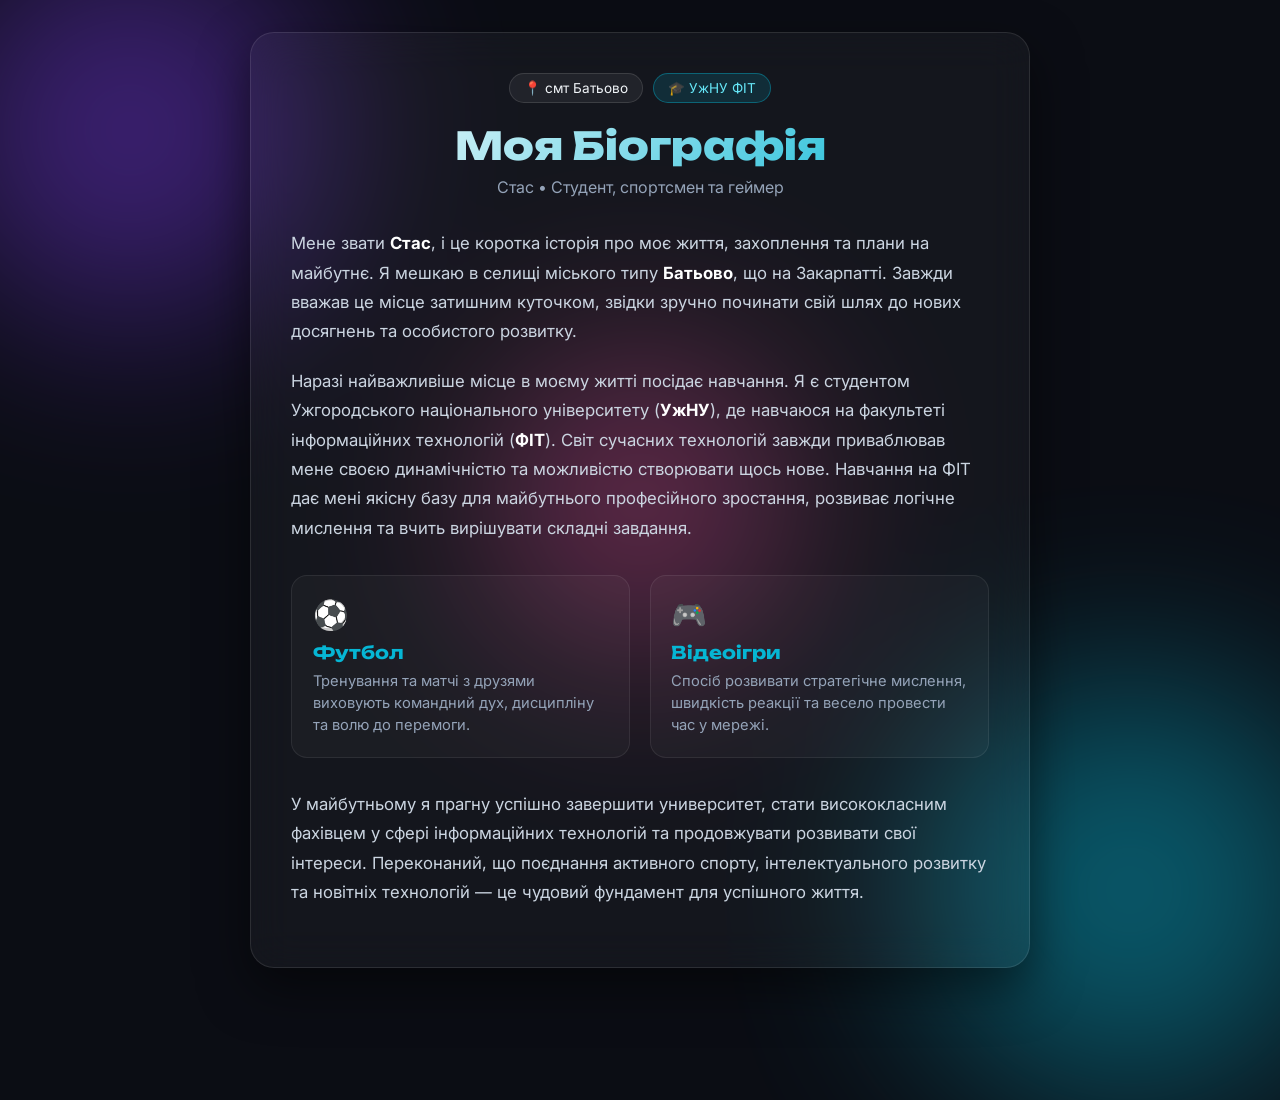
<file: first.html>
<!DOCTYPE html>
<html lang="uk">
<head>
    <meta charset="UTF-8">
    <meta name="viewport" content="width=device-width, initial-scale=1.0">
    <title>Біографія Cусіка ТУзіка</title>

    <link rel="preconnect" href="https://fonts.googleapis.com">
    <link rel="preconnect" href="https://fonts.gstatic.com" crossorigin>
    <link href="https://fonts.googleapis.com/css2?family=Inter:wght@300;400;600&family=Unbounded:wght@600;800&display=swap" rel="stylesheet">
    
    <link rel="stylesheet" href="first.css">
</head>
<body>

    <!-- Декоративні анімовані елементи фону -->
    <div class="background-blob blob-1"></div>
    <div class="background-blob blob-2"></div>
    <div class="background-blob blob-3"></div>

   
    <main class="container">
        
        <header class="profile-header">
            <div class="badge-group">
                <span class="badge">📍 смт Батьово</span>
                <span class="badge highlight">🎓 УжНУ ФІТ</span>
            </div>
            <h1>Моя Біографія</h1>
            <p class="subtitle">Стас • Студент, спортсмен та геймер</p>
        </header>

        <article class="bio-content">
            <p>
                Мене звати <strong>Стас</strong>, і це коротка історія про моє життя, захоплення та плани на майбутнє. 
                Я мешкаю в селищі міського типу <strong>Батьово</strong>, що на Закарпатті. Завжди вважав це місце затишним куточком, 
                звідки зручно починати свій шлях до нових досягнень та особистого розвитку.
            </p>

            <p>
                Наразі найважливіше місце в моєму житті посідає навчання. Я є студентом Ужгородського національного університету (<strong>УжНУ</strong>), 
                де навчаюся на факультеті інформаційних технологій (<strong>ФІТ</strong>). Світ сучасних технологій завжди приваблював мене 
                своєю динамічністю та можливістю створювати щось нове. Навчання на ФІТ дає мені якісну базу для майбутнього професійного зростання, 
                розвиває логічне мислення та вчить вирішувати складні завдання.
            </p>

           
            <div class="hobbies-grid">
                <div class="hobby-card">
                    <span class="hobby-icon">⚽</span>
                    <h3>Футбол</h3>
                    <p>Тренування та матчі з друзями виховують командний дух, дисципліну та волю до перемоги.</p>
                </div>
                <div class="hobby-card">
                    <span class="hobby-icon">🎮</span>
                    <h3>Відеоігри</h3>
                    <p>Спосіб розвивати стратегічне мислення, швидкість реакції та весело провести час у мережі.</p>
                </div>
            </div>

            <p>
                У майбутньому я прагну успішно завершити университет, стати висококласним фахівцем у сфері інформаційних технологій та продовжувати розвивати свої інтереси. 
                Переконаний, що поєднання активного спорту, інтелектуального розвитку та новітніх технологій — це чудовий фундамент для успішного життя.
            </p>
        </article>

    </main>

</body>
</html>
</file>
<file: first.css>
:root {
    --bg-color: #0b0d14;
    --card-bg: rgba(255, 255, 255, 0.04);
    --card-border: rgba(255, 255, 255, 0.1);
    --text-primary: #f0f4f8;
    --text-secondary: #94a3b8;
    --accent-purple: #7c3aed;
    --accent-cyan: #06b6d4;
    --accent-pink: #ec4899;
}

* {
    box-sizing: border-box;
    margin: 0;
    padding: 0;
}

body {
    font-family: 'Inter', sans-serif;
    background-color: var(--bg-color);
    color: var(--text-primary);
    min-height: 100vh;
    display: flex;
    justify-content: center;
    align-items: center;
    padding: 2rem 1rem;
    position: relative;
    overflow-x: hidden;
}


.background-blob {
    position: absolute;
    border-radius: 100%;
    filter: blur(100px);
    opacity: 0.45;
    z-index: 0;
    animation: float 12s infinite alternate ease-in-out;
}

.blob-1 {
    width: 380px;
    height: 380px;
    background: var(--accent-purple);
    top: -60px;
    left: -60px;
}

.blob-2 {
    width: 420px;
    height: 420px;
    background: var(--accent-cyan);
    bottom: -100px;
    right: -60px;
    animation-delay: -4s;
}

.blob-3 {
    width: 280px;
    height: 280px;
    background: var(--accent-pink);
    top: 50%;
    left: 50%;
    transform: translate(-50%, -50%);
    animation-delay: -8s;
}

@keyframes float {
    0% {
        transform: translate(0, 0) scale(1);
    }
    100% {
        transform: translate(40px, 60px) scale(1.1);
    }
}


.container {
    position: relative;
    z-index: 1;
    max-width: 780px;
    width: 100%;
    background: var(--card-bg);
    backdrop-filter: blur(20px);
    -webkit-backdrop-filter: blur(20px);
    border: 1px solid var(--card-border);
    border-radius: 24px;
    padding: 2.5rem;
    box-shadow: 0 20px 50px rgba(0, 0, 0, 0.5);
}


.profile-header {
    margin-bottom: 2rem;
    text-align: center;
}

.badge-group {
    display: flex;
    justify-content: center;
    gap: 10px;
    margin-bottom: 1.2rem;
    flex-wrap: wrap;
}

.badge {
    font-size: 0.85rem;
    padding: 6px 14px;
    border-radius: 20px;
    background: rgba(255, 255, 255, 0.06);
    border: 1px solid rgba(255, 255, 255, 0.12);
    color: var(--text-primary);
}

.badge.highlight {
    background: rgba(6, 182, 212, 0.15);
    border-color: rgba(6, 182, 212, 0.4);
    color: #67e8f9;
}

h1 {
    font-family: 'Unbounded', sans-serif;
    font-size: 2.4rem;
    font-weight: 800;
    background: linear-gradient(135deg, #ffffff 0%, var(--accent-cyan) 100%);
    -webkit-background-clip: text;
    -webkit-text-fill-color: transparent;
    margin-bottom: 0.5rem;
}

.subtitle {
    color: var(--text-secondary);
    font-size: 1rem;
}


.bio-content p {
    line-height: 1.75;
    color: #cbd5e1;
    margin-bottom: 1.25rem;
    font-size: 1.05rem;
}

.bio-content strong {
    color: #ffffff;
}

/* === Картки для хобі === */
.hobbies-grid {
    display: grid;
    grid-template-columns: 1fr 1fr;
    gap: 1.2rem;
    margin: 2rem 0;
}

.hobby-card {
    background: rgba(255, 255, 255, 0.03);
    border: 1px solid rgba(255, 255, 255, 0.08);
    border-radius: 16px;
    padding: 1.3rem;
    transition: transform 0.3s ease, border-color 0.3s ease;
}

.hobby-card:hover {
    transform: translateY(-4px);
    border-color: rgba(6, 182, 212, 0.5);
}

.hobby-icon {
    font-size: 1.8rem;
    display: block;
    margin-bottom: 0.6rem;
}

.hobby-card h3 {
    font-family: 'Unbounded', sans-serif;
    font-size: 1.1rem;
    margin-bottom: 0.4rem;
    color: var(--accent-cyan);
}

.hobby-card p {
    font-size: 0.92rem;
    margin-bottom: 0;
    color: var(--text-secondary);
    line-height: 1.5;
}
</file>
